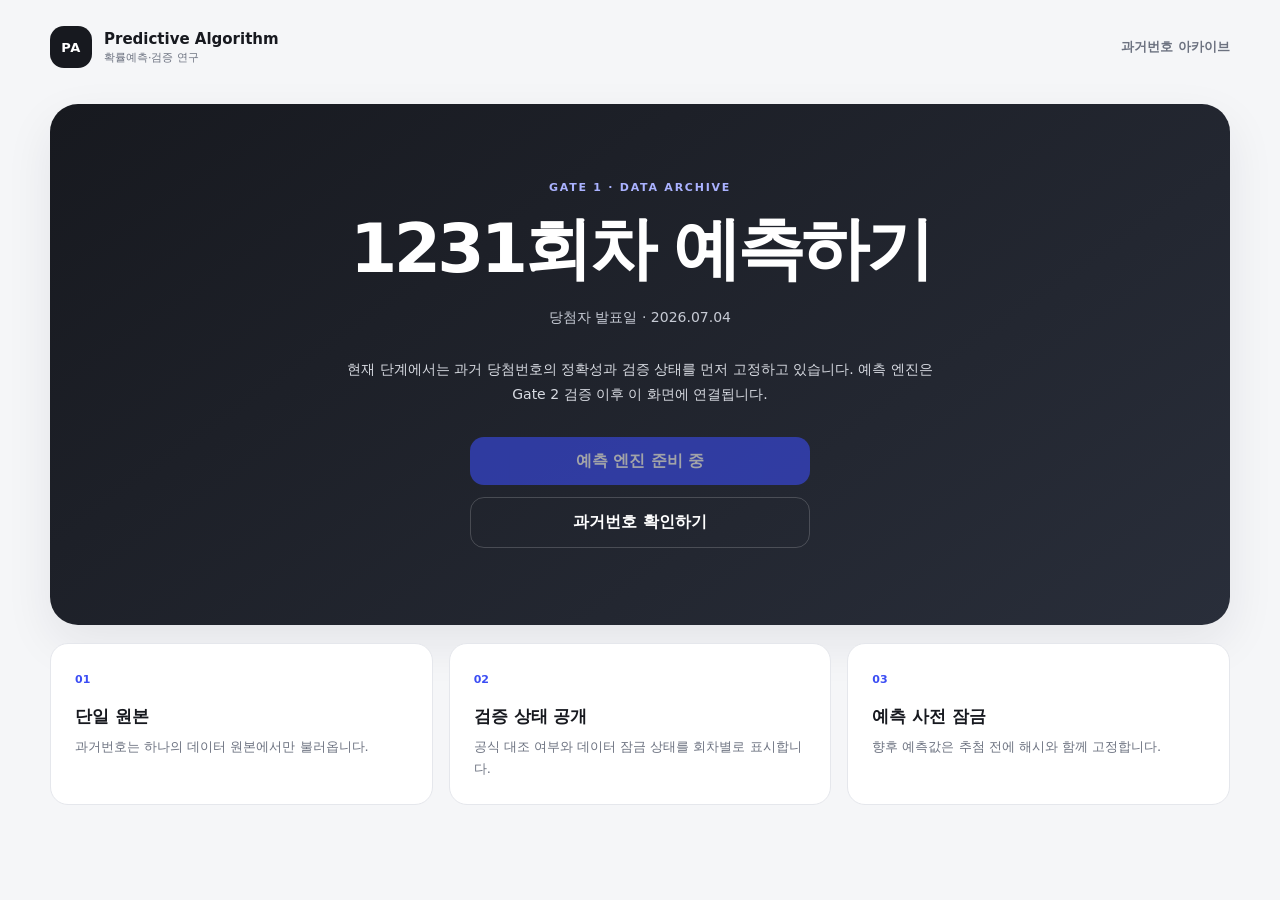
<file: app/index.html>
<!doctype html>
<html lang="ko">
<head>
  <meta charset="utf-8">
  <meta name="viewport" content="width=device-width, initial-scale=1">
  <meta name="description" content="로또 6/45 확률예측 연구 프로젝트">
  <title>Predictive Algorithm</title>
  <link rel="stylesheet" href="./assets/css/app.css">
</head>
<body>
  <main class="shell landing-shell">
    <header class="topbar">
      <a class="brand" href="./index.html" aria-label="Predictive Algorithm 홈">
        <span class="brand-mark">PA</span>
        <span>
          <strong>Predictive Algorithm</strong>
          <small>확률예측·검증 연구</small>
        </span>
      </a>
      <a class="text-link" href="./archive.html">과거번호 아카이브</a>
    </header>

    <section class="hero-card" aria-labelledby="hero-title">
      <p class="eyebrow">GATE 1 · DATA ARCHIVE</p>
      <h1 id="hero-title">1231회차 예측하기</h1>
      <p class="hero-date">당첨자 발표일 · 2026.07.04</p>
      <p class="hero-copy">
        현재 단계에서는 과거 당첨번호의 정확성과 검증 상태를 먼저 고정하고 있습니다.
        예측 엔진은 Gate 2 검증 이후 이 화면에 연결됩니다.
      </p>
      <button class="primary-button" type="button" disabled aria-disabled="true">예측 엔진 준비 중</button>
      <a class="secondary-button" href="./archive.html">과거번호 확인하기</a>
    </section>

    <section class="principle-grid" aria-label="프로젝트 핵심 원칙">
      <article>
        <span>01</span>
        <h2>단일 원본</h2>
        <p>과거번호는 하나의 데이터 원본에서만 불러옵니다.</p>
      </article>
      <article>
        <span>02</span>
        <h2>검증 상태 공개</h2>
        <p>공식 대조 여부와 데이터 잠금 상태를 회차별로 표시합니다.</p>
      </article>
      <article>
        <span>03</span>
        <h2>예측 사전 잠금</h2>
        <p>향후 예측값은 추첨 전에 해시와 함께 고정합니다.</p>
      </article>
    </section>
  </main>
</body>
</html>
</file>
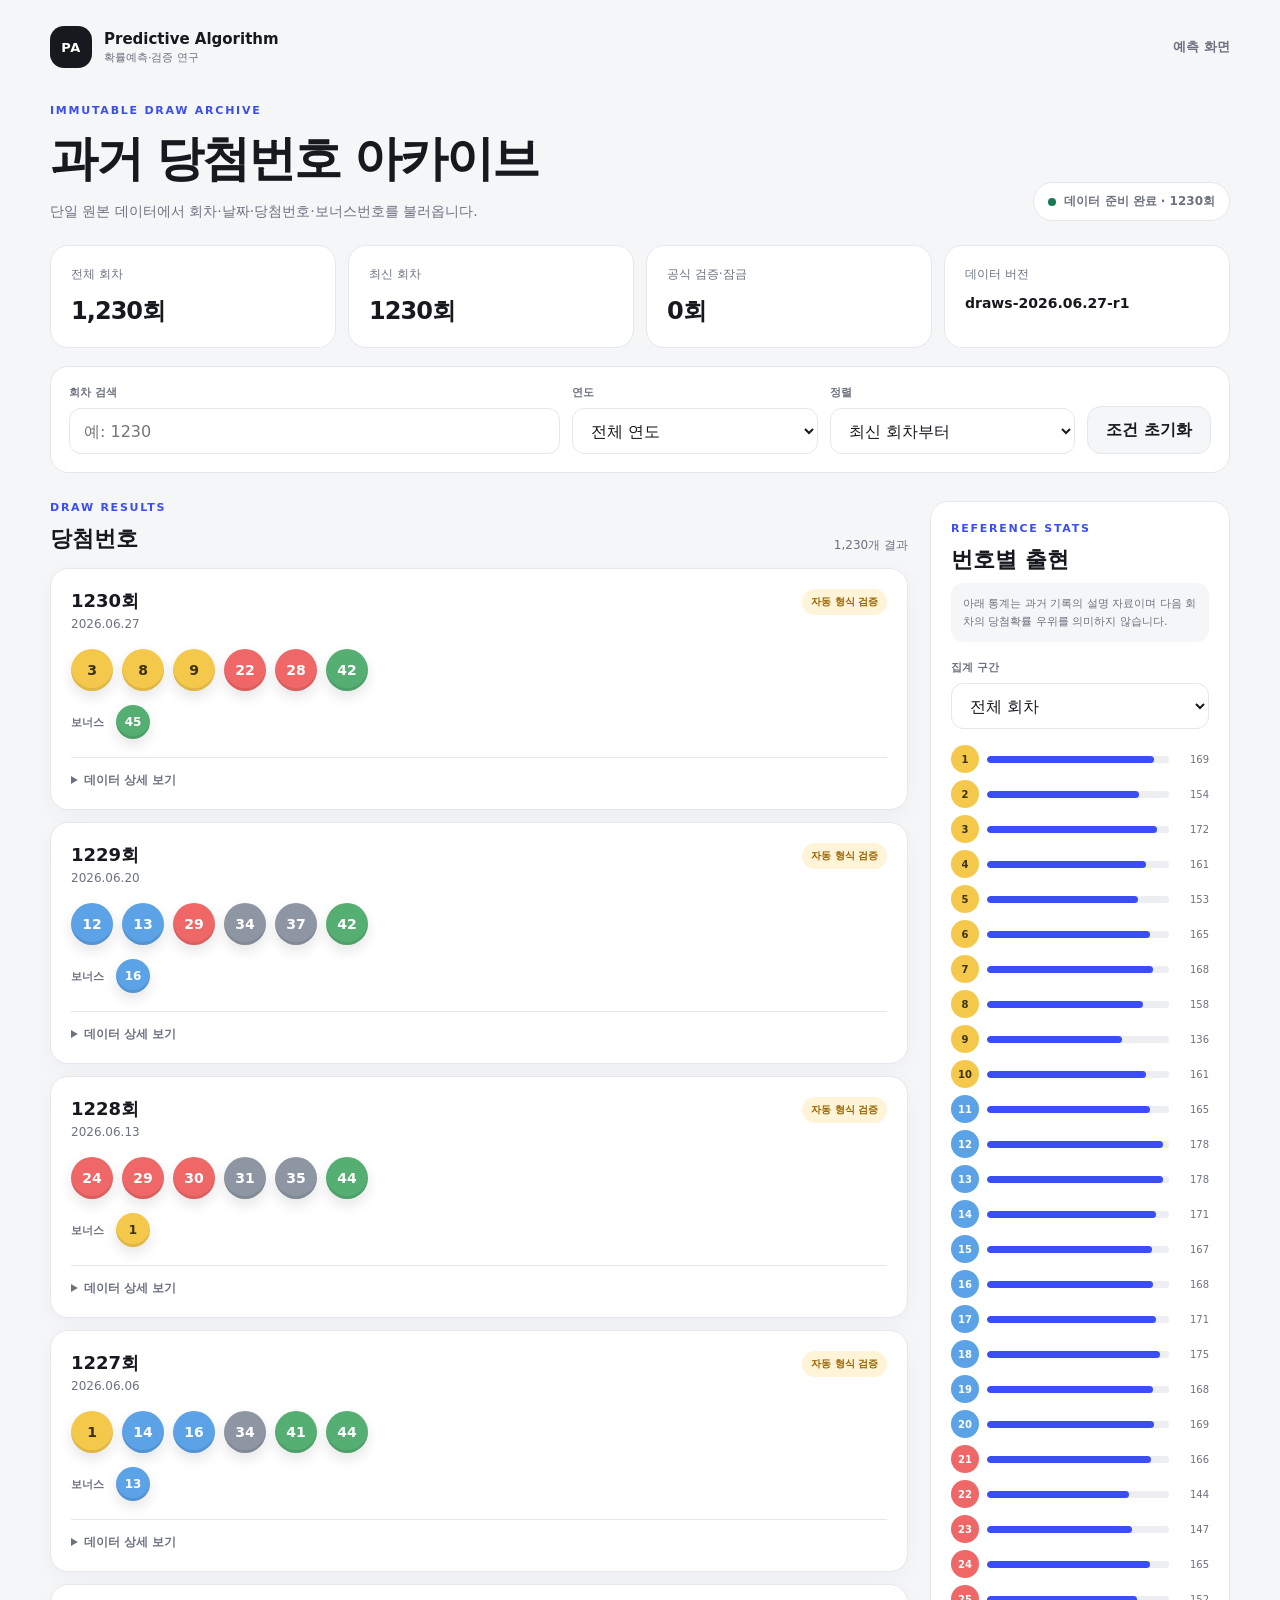
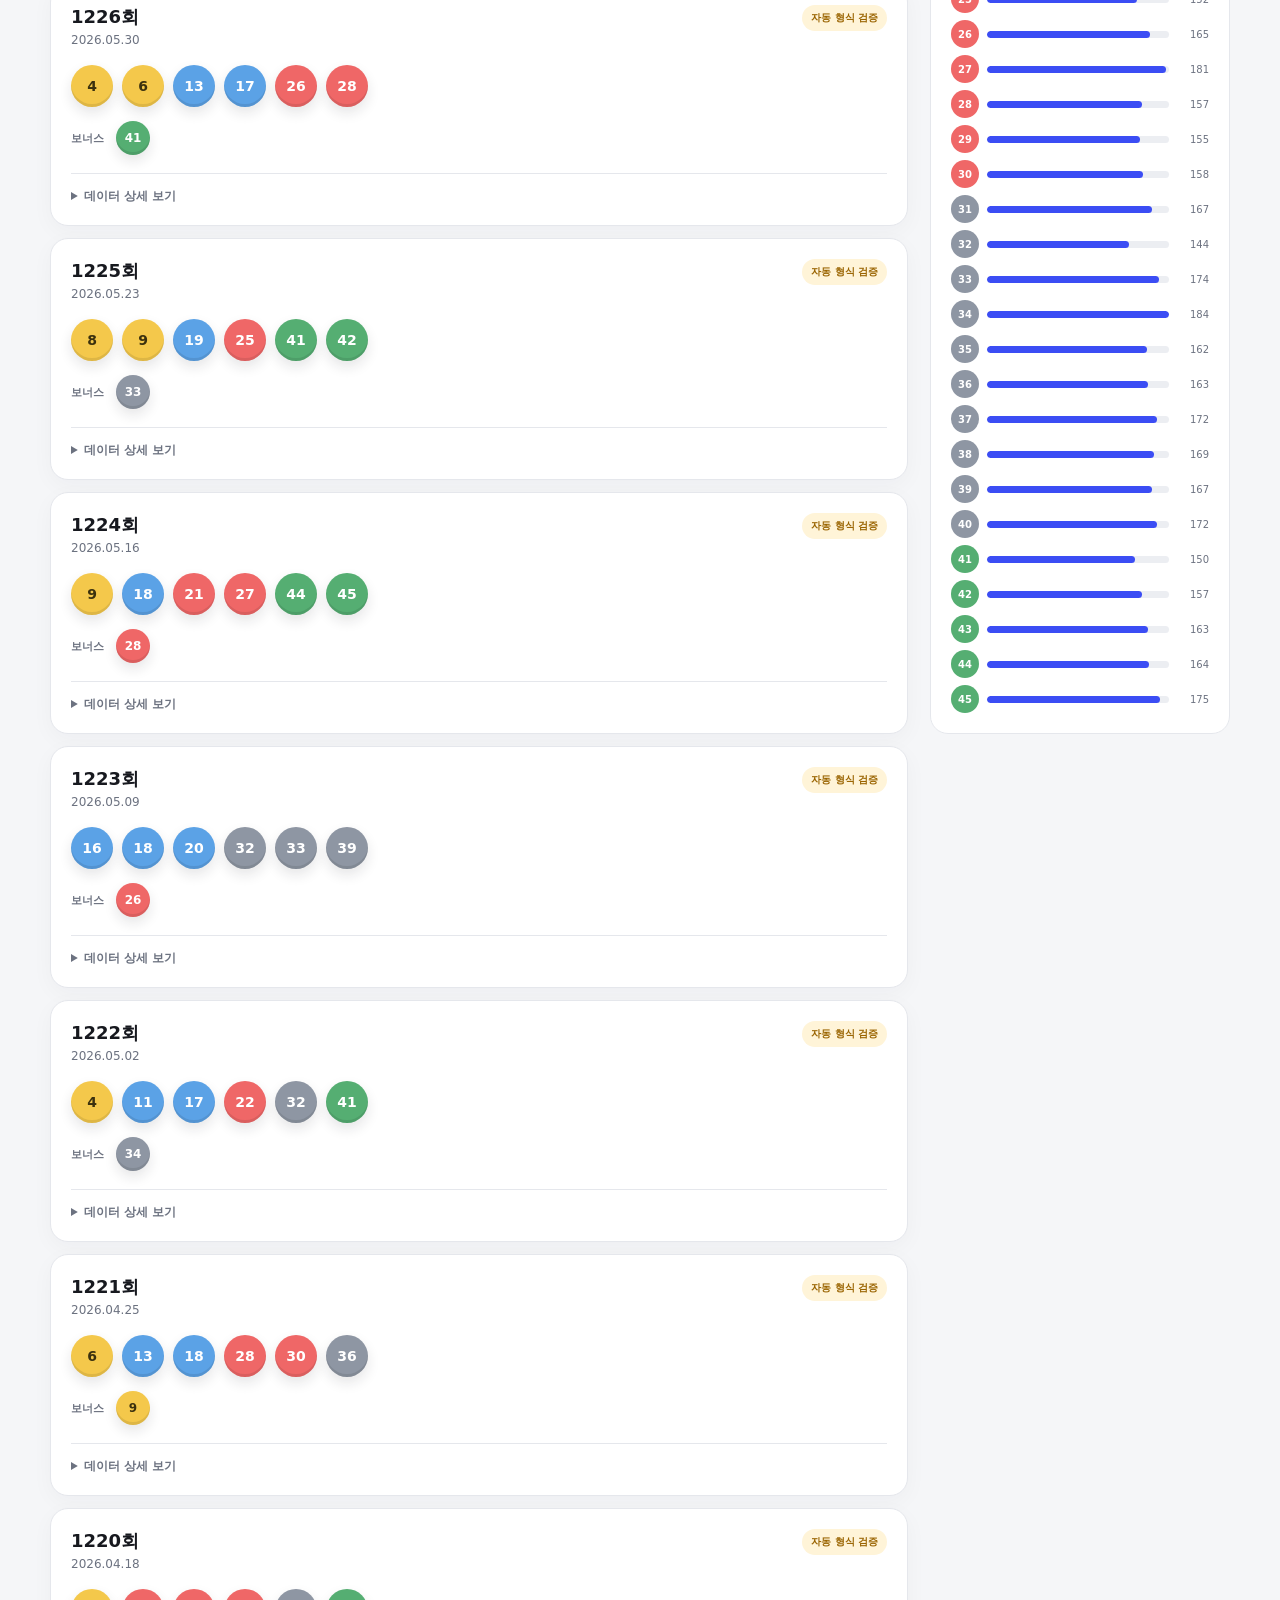
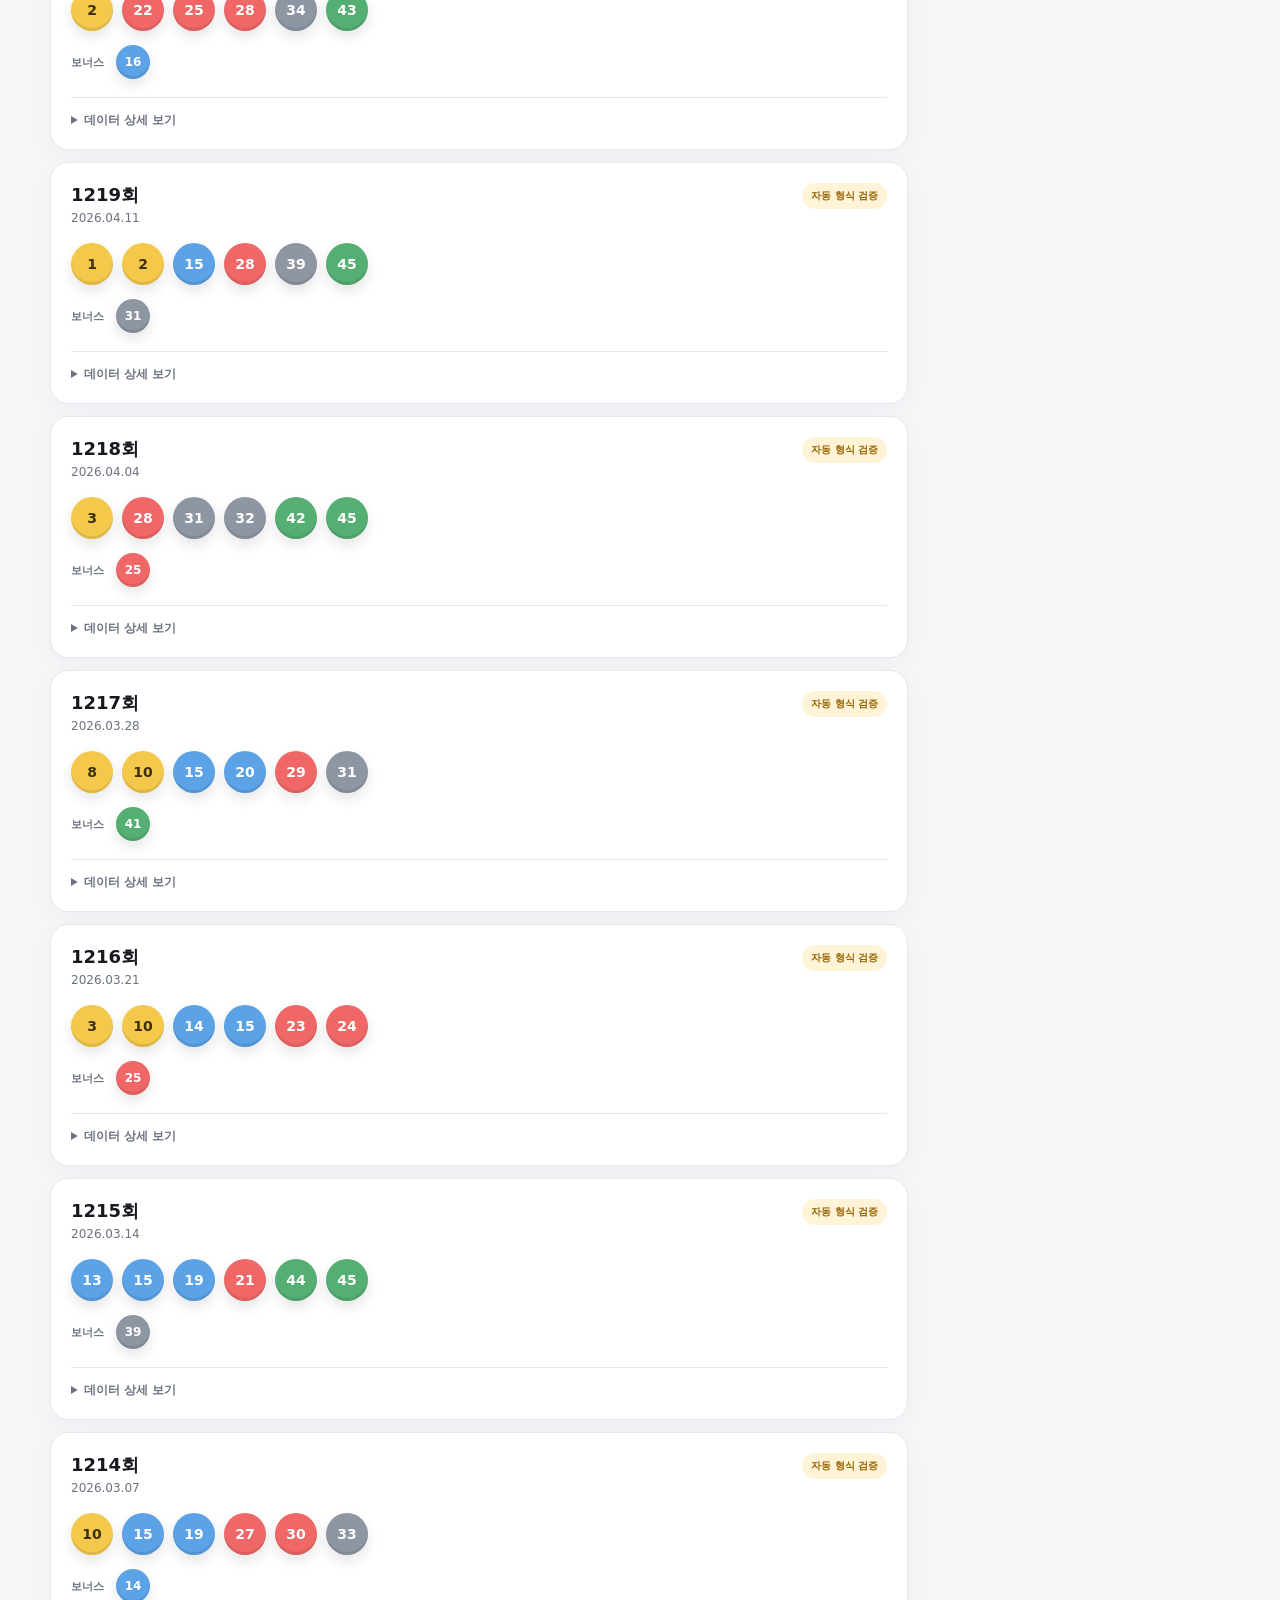
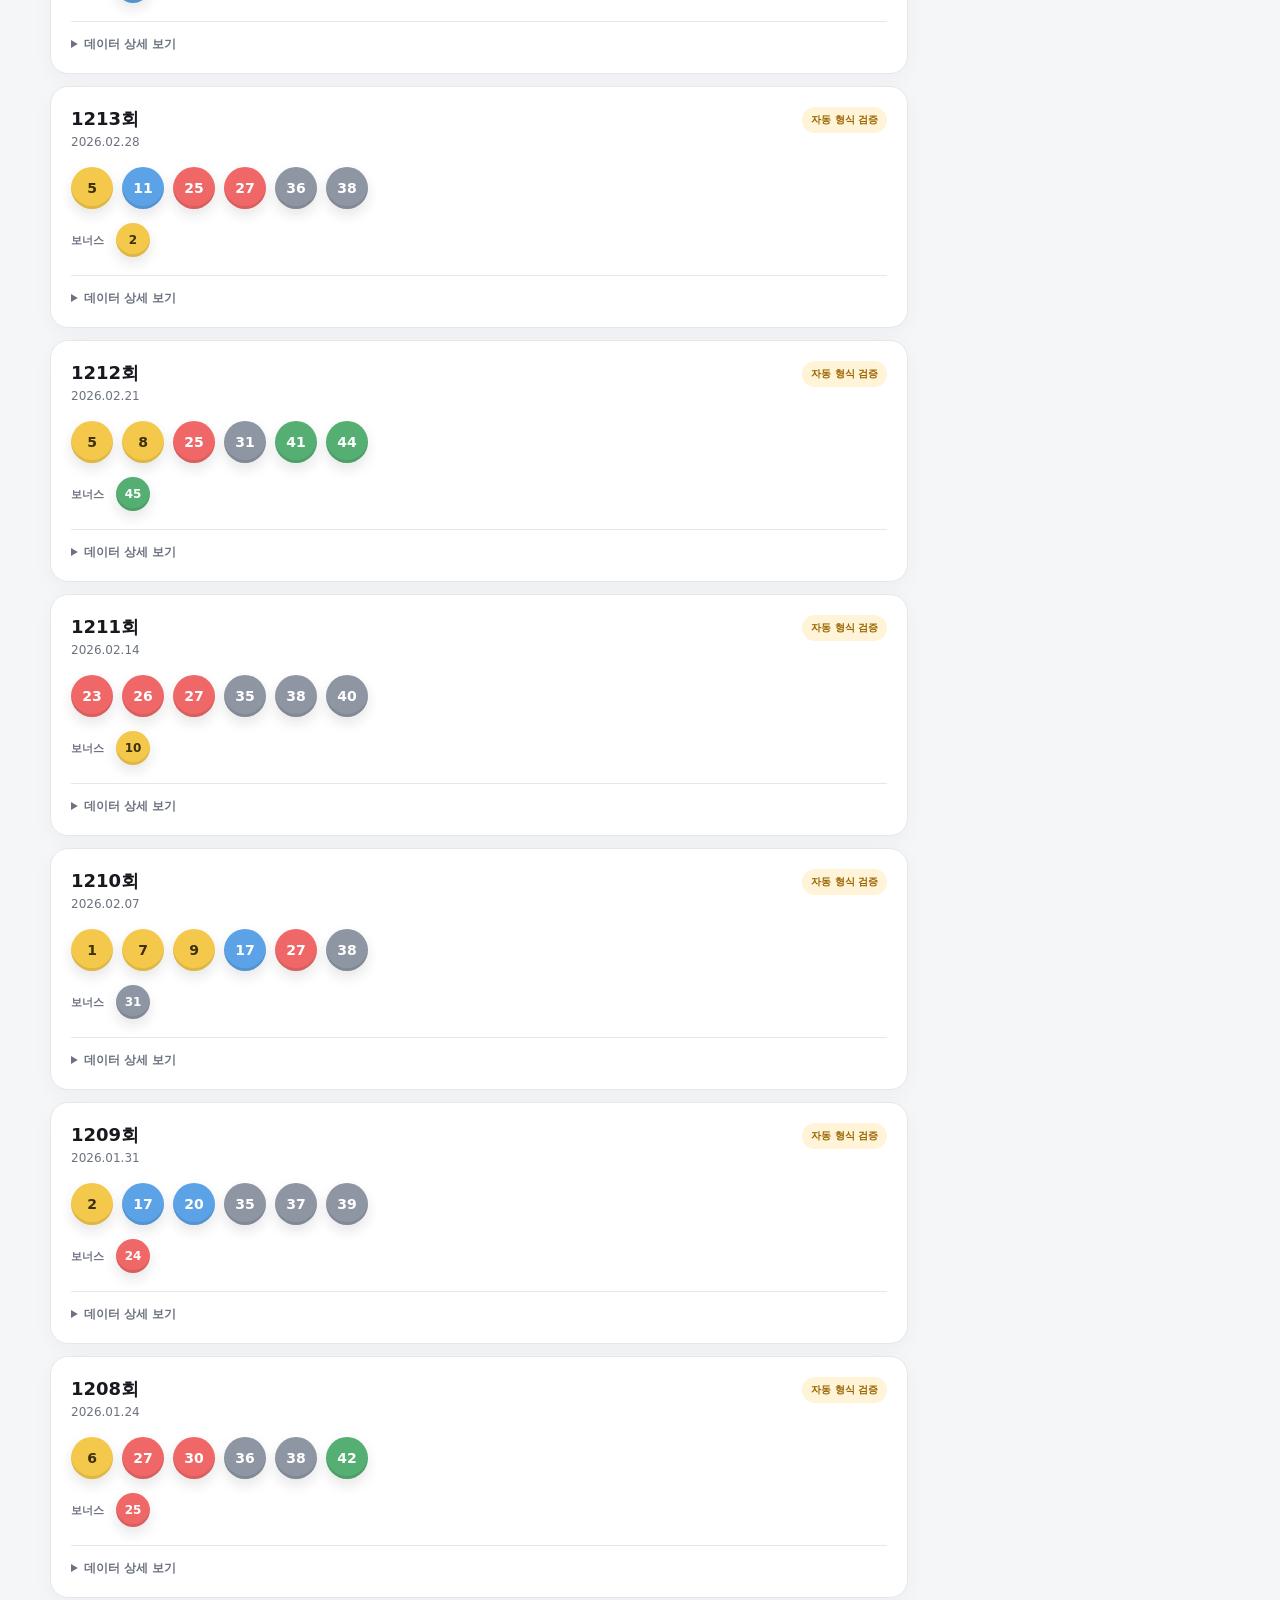
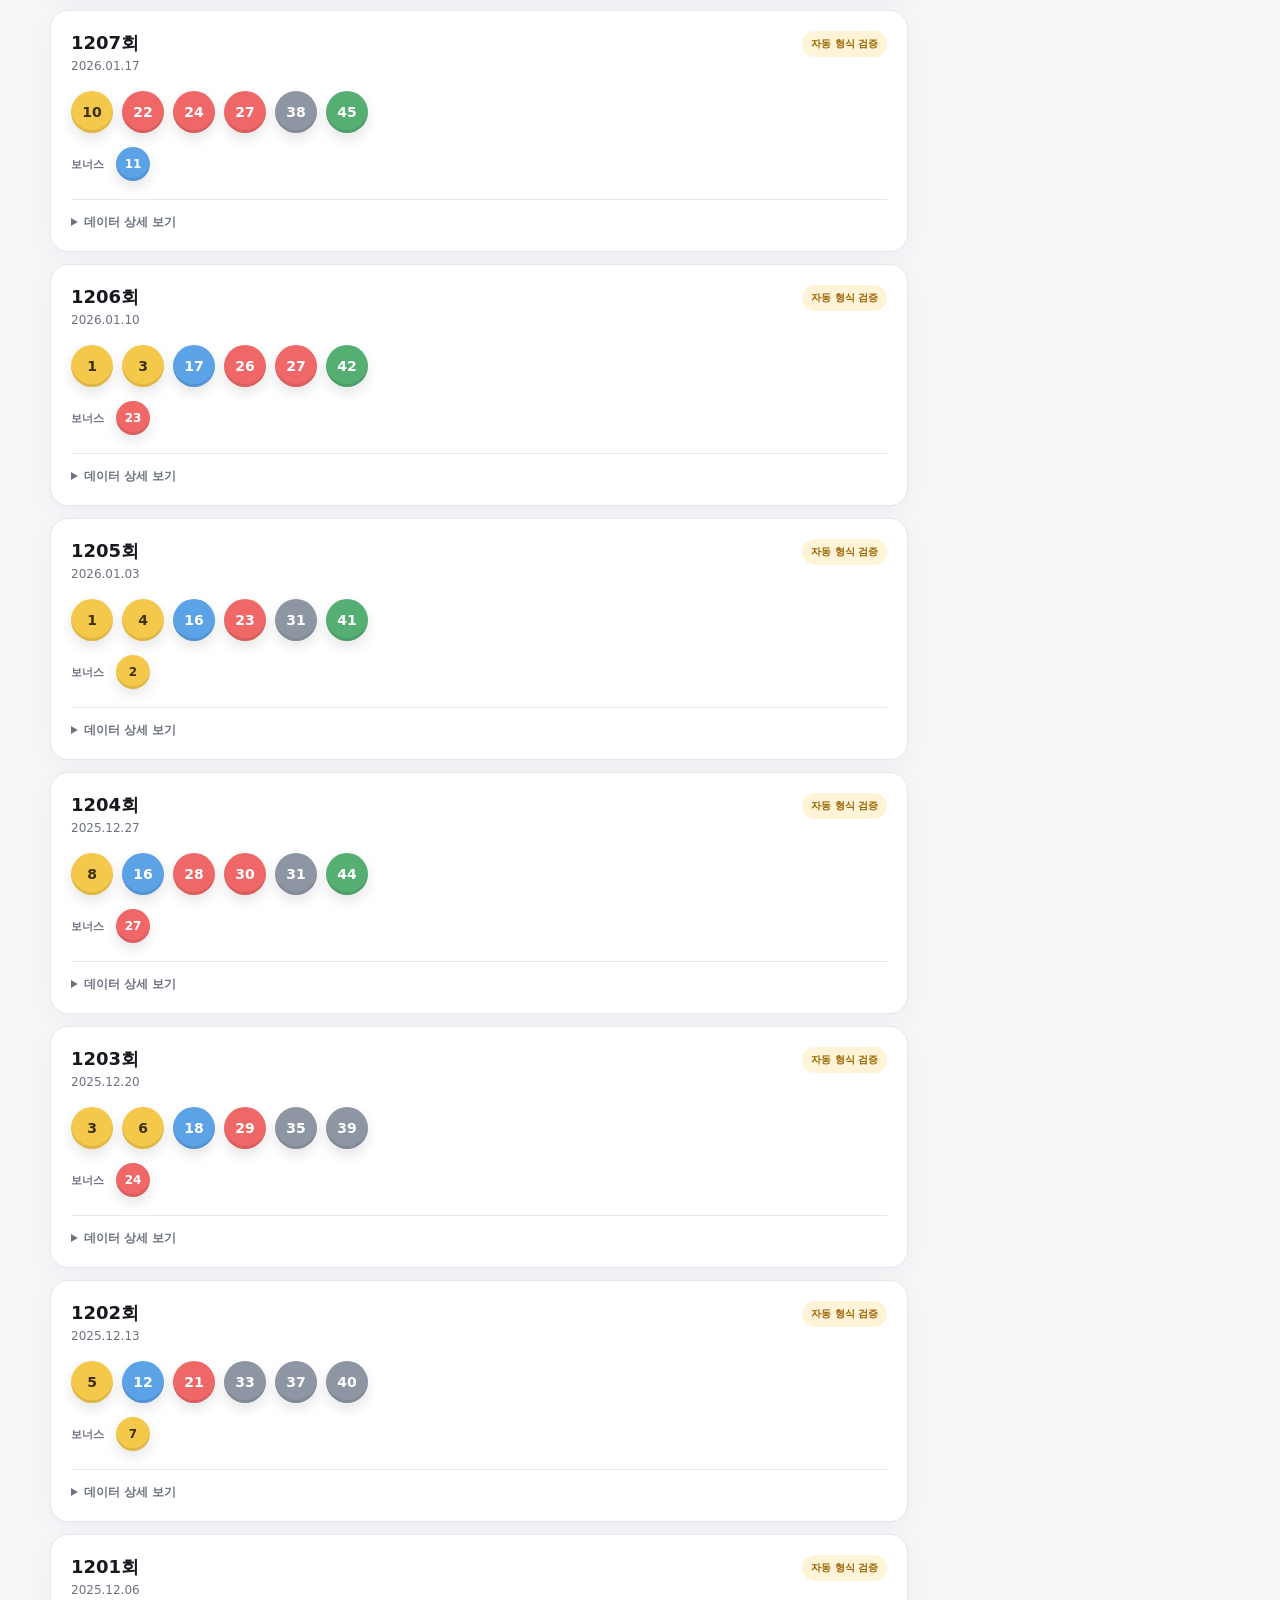
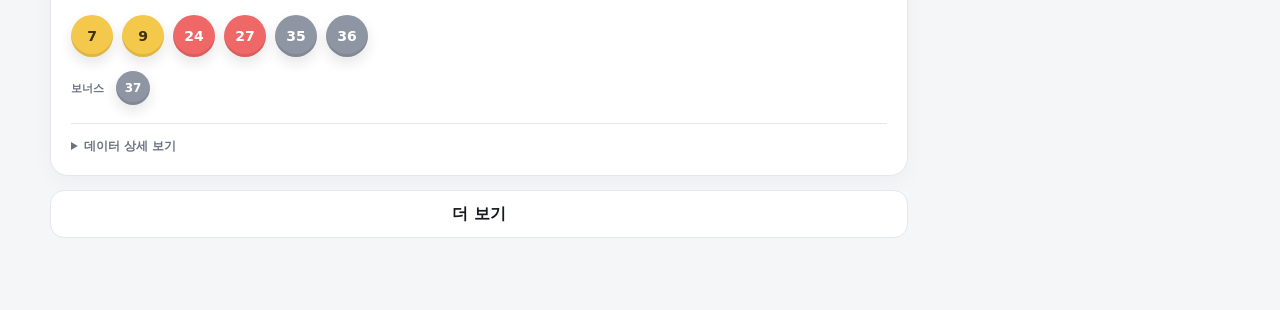
<file: app/archive.html>
<!doctype html>
<html lang="ko">
<head>
  <meta charset="utf-8">
  <meta name="viewport" content="width=device-width, initial-scale=1">
  <meta name="description" content="대한민국 로또 6/45 과거 당첨번호 아카이브">
  <title>과거번호 아카이브 · Predictive Algorithm</title>
  <link rel="stylesheet" href="./assets/css/app.css">
</head>
<body>
  <main class="shell">
    <header class="topbar">
      <a class="brand" href="./index.html" aria-label="Predictive Algorithm 홈">
        <span class="brand-mark">PA</span>
        <span>
          <strong>Predictive Algorithm</strong>
          <small>확률예측·검증 연구</small>
        </span>
      </a>
      <a class="text-link" href="./index.html">예측 화면</a>
    </header>

    <section class="archive-header" aria-labelledby="archive-title">
      <div>
        <p class="eyebrow">IMMUTABLE DRAW ARCHIVE</p>
        <h1 id="archive-title">과거 당첨번호 아카이브</h1>
        <p>단일 원본 데이터에서 회차·날짜·당첨번호·보너스번호를 불러옵니다.</p>
      </div>
      <div class="data-status" id="data-status" aria-live="polite">
        <span class="status-dot"></span>
        데이터 불러오는 중
      </div>
    </section>

    <section class="summary-grid" aria-label="데이터 요약">
      <article class="summary-card">
        <span>전체 회차</span>
        <strong id="summary-count">—</strong>
      </article>
      <article class="summary-card">
        <span>최신 회차</span>
        <strong id="summary-latest">—</strong>
      </article>
      <article class="summary-card">
        <span>공식 검증·잠금</span>
        <strong id="summary-verified">—</strong>
      </article>
      <article class="summary-card">
        <span>데이터 버전</span>
        <strong class="summary-version" id="summary-version">—</strong>
      </article>
    </section>

    <section class="control-panel" aria-label="아카이브 검색 및 정렬">
      <label class="field search-field">
        <span>회차 검색</span>
        <input id="draw-search" inputmode="numeric" type="search" placeholder="예: 1230" autocomplete="off">
      </label>
      <label class="field">
        <span>연도</span>
        <select id="year-filter">
          <option value="all">전체 연도</option>
        </select>
      </label>
      <label class="field">
        <span>정렬</span>
        <select id="sort-order">
          <option value="desc">최신 회차부터</option>
          <option value="asc">1회부터</option>
        </select>
      </label>
      <button class="ghost-button" id="reset-filter" type="button">조건 초기화</button>
    </section>

    <section class="archive-layout">
      <div>
        <div class="section-heading">
          <div>
            <p class="eyebrow">DRAW RESULTS</p>
            <h2>당첨번호</h2>
          </div>
          <span id="visible-count">0개 표시</span>
        </div>
        <div class="draw-list" id="draw-list" aria-live="polite"></div>
        <button class="load-more" id="load-more" type="button" hidden>더 보기</button>
      </div>

      <aside class="statistics-panel" aria-label="번호별 통계">
        <div class="section-heading compact">
          <div>
            <p class="eyebrow">REFERENCE STATS</p>
            <h2>번호별 출현</h2>
          </div>
        </div>
        <p class="panel-notice">
          아래 통계는 과거 기록의 설명 자료이며 다음 회차의 당첨확률 우위를 의미하지 않습니다.
        </p>
        <label class="field">
          <span>집계 구간</span>
          <select id="stat-window">
            <option value="all">전체 회차</option>
            <option value="last_52">최근 52회</option>
            <option value="last_30">최근 30회</option>
            <option value="last_10">최근 10회</option>
          </select>
        </label>
        <div class="frequency-grid" id="frequency-grid"></div>
      </aside>
    </section>

    <template id="draw-card-template">
      <article class="draw-card">
        <div class="draw-card-head">
          <div>
            <strong class="draw-number"></strong>
            <time class="draw-date"></time>
          </div>
          <span class="verification-badge"></span>
        </div>
        <div class="ball-row main-balls" aria-label="당첨번호"></div>
        <div class="bonus-row">
          <span>보너스</span>
          <div class="ball-row bonus-ball"></div>
        </div>
        <details class="draw-details">
          <summary>데이터 상세 보기</summary>
          <dl>
            <div><dt>출처</dt><dd class="draw-source"></dd></div>
            <div><dt>상태</dt><dd class="draw-status"></dd></div>
            <div><dt>체크섬</dt><dd class="draw-checksum"></dd></div>
          </dl>
        </details>
      </article>
    </template>
  </main>

  <script src="./assets/js/archive.js" defer></script>
</body>
</html>
</file>
<file: app/assets/css/app.css>
:root {
  color-scheme: light;
  --ink: #17191f;
  --muted: #6c7280;
  --line: #e5e7ec;
  --surface: #ffffff;
  --surface-soft: #f5f6f8;
  --accent: #3b4df4;
  --accent-dark: #2434c7;
  --success: #167b52;
  --warning: #9a6400;
  --danger: #b42318;
  --shadow: 0 18px 48px rgba(26, 31, 47, 0.08);
  --radius-lg: 28px;
  --radius-md: 18px;
  --radius-sm: 12px;
  --ball-yellow: #f4c84b;
  --ball-blue: #5ba2e6;
  --ball-red: #ef6767;
  --ball-gray: #8e96a3;
  --ball-green: #55ae72;
}

* { box-sizing: border-box; }
html { font-family: Pretendard, "Noto Sans KR", system-ui, -apple-system, BlinkMacSystemFont, "Segoe UI", sans-serif; background: var(--surface-soft); color: var(--ink); }
body { margin: 0; min-width: 320px; }
a { color: inherit; }
button, input, select { font: inherit; }
button, a { -webkit-tap-highlight-color: transparent; }

.shell { width: min(1180px, calc(100% - 32px)); margin: 0 auto; padding: 26px 0 72px; }
.landing-shell { min-height: 100vh; }
.topbar { display: flex; align-items: center; justify-content: space-between; gap: 20px; margin-bottom: 36px; }
.brand { display: inline-flex; align-items: center; gap: 12px; text-decoration: none; }
.brand-mark { display: grid; place-items: center; width: 42px; height: 42px; border-radius: 14px; background: var(--ink); color: white; font-weight: 800; font-size: 13px; letter-spacing: .04em; }
.brand strong, .brand small { display: block; }
.brand strong { font-size: 15px; }
.brand small { margin-top: 2px; color: var(--muted); font-size: 11px; }
.text-link { color: var(--muted); font-weight: 700; font-size: 13px; text-decoration: none; }
.text-link:hover { color: var(--ink); }

.hero-card { padding: clamp(34px, 6vw, 78px); border-radius: var(--radius-lg); background: linear-gradient(145deg, #17191f 0%, #292e3a 100%); color: white; box-shadow: var(--shadow); text-align: center; }
.eyebrow { margin: 0 0 10px; color: var(--accent); font-size: 11px; font-weight: 800; letter-spacing: .16em; }
.hero-card .eyebrow { color: #aab2ff; }
.hero-card h1 { margin: 0; font-size: clamp(34px, 7vw, 68px); letter-spacing: -.055em; }
.hero-date { margin: 14px 0 0; color: #c6cad4; font-size: 14px; }
.hero-copy { max-width: 620px; margin: 30px auto; color: #d8dbe2; line-height: 1.8; font-size: 14px; }
.primary-button, .secondary-button, .ghost-button, .load-more { min-height: 48px; border-radius: 14px; font-weight: 800; cursor: pointer; transition: transform .18s ease, opacity .18s ease, background .18s ease; }
.primary-button { width: min(340px, 100%); border: 0; background: var(--accent); color: white; }
.primary-button:disabled { cursor: not-allowed; opacity: .58; }
.secondary-button { display: block; width: min(340px, 100%); margin: 12px auto 0; padding: 14px 20px; border: 1px solid rgba(255,255,255,.18); color: white; text-decoration: none; }
.secondary-button:hover, .primary-button:not(:disabled):hover { transform: translateY(-2px); }

.principle-grid { display: grid; grid-template-columns: repeat(3, 1fr); gap: 16px; margin-top: 18px; }
.principle-grid article { padding: 24px; background: var(--surface); border: 1px solid var(--line); border-radius: var(--radius-md); }
.principle-grid span { color: var(--accent); font-size: 11px; font-weight: 800; }
.principle-grid h2 { margin: 18px 0 8px; font-size: 17px; }
.principle-grid p { margin: 0; color: var(--muted); font-size: 13px; line-height: 1.7; }

.archive-header { display: flex; justify-content: space-between; align-items: flex-end; gap: 24px; margin-bottom: 24px; }
.archive-header h1 { margin: 0; font-size: clamp(30px, 5vw, 48px); letter-spacing: -.045em; }
.archive-header p:not(.eyebrow) { margin: 12px 0 0; color: var(--muted); font-size: 14px; }
.data-status { display: inline-flex; align-items: center; gap: 8px; flex: 0 0 auto; padding: 10px 14px; border: 1px solid var(--line); border-radius: 999px; background: var(--surface); color: var(--muted); font-size: 12px; font-weight: 700; }
.status-dot { width: 8px; height: 8px; border-radius: 50%; background: #b8bdc7; }
.data-status.ready .status-dot { background: var(--success); }
.data-status.error .status-dot { background: var(--danger); }

.summary-grid { display: grid; grid-template-columns: repeat(4, 1fr); gap: 12px; margin-bottom: 18px; }
.summary-card { padding: 20px; border: 1px solid var(--line); border-radius: var(--radius-md); background: var(--surface); }
.summary-card span { display: block; color: var(--muted); font-size: 12px; }
.summary-card strong { display: block; margin-top: 12px; font-size: 24px; letter-spacing: -.04em; }
.summary-card .summary-version { font-size: 14px; letter-spacing: 0; word-break: break-all; }

.control-panel { display: grid; grid-template-columns: 2fr 1fr 1fr auto; gap: 12px; align-items: end; margin-bottom: 28px; padding: 18px; border: 1px solid var(--line); border-radius: var(--radius-md); background: var(--surface); }
.field { display: grid; gap: 8px; }
.field span { color: var(--muted); font-size: 11px; font-weight: 800; }
.field input, .field select { width: 100%; min-height: 46px; padding: 0 14px; border: 1px solid var(--line); border-radius: 12px; background: white; color: var(--ink); outline: none; }
.field input:focus, .field select:focus { border-color: var(--accent); box-shadow: 0 0 0 3px rgba(59, 77, 244, .1); }
.ghost-button { padding: 0 18px; border: 1px solid var(--line); background: var(--surface-soft); color: var(--ink); }

.archive-layout { display: grid; grid-template-columns: minmax(0, 1fr) 300px; gap: 22px; align-items: start; }
.section-heading { display: flex; justify-content: space-between; align-items: end; margin-bottom: 14px; }
.section-heading h2 { margin: 0; font-size: 22px; }
.section-heading > span { color: var(--muted); font-size: 12px; }
.section-heading.compact { margin-bottom: 8px; }
.draw-list { display: grid; gap: 12px; }
.draw-card { padding: 20px; border: 1px solid var(--line); border-radius: var(--radius-md); background: var(--surface); box-shadow: 0 6px 22px rgba(26,31,47,.035); }
.draw-card-head { display: flex; justify-content: space-between; align-items: flex-start; gap: 16px; margin-bottom: 18px; }
.draw-number { display: block; font-size: 18px; }
.draw-date { display: block; margin-top: 4px; color: var(--muted); font-size: 12px; }
.verification-badge { display: inline-flex; align-items: center; min-height: 26px; padding: 0 9px; border-radius: 999px; background: #fff4d8; color: var(--warning); font-size: 10px; font-weight: 800; }
.verification-badge.verified { background: #e7f6ef; color: var(--success); }
.ball-row { display: flex; flex-wrap: wrap; gap: 9px; }
.lotto-ball { display: inline-grid; place-items: center; width: 42px; height: 42px; border-radius: 50%; color: white; font-size: 14px; font-weight: 900; box-shadow: inset 0 -3px 0 rgba(0,0,0,.09), 0 6px 13px rgba(25,29,40,.11); }
.ball-yellow { background: var(--ball-yellow); color: #3b310e; }
.ball-blue { background: var(--ball-blue); }
.ball-red { background: var(--ball-red); }
.ball-gray { background: var(--ball-gray); }
.ball-green { background: var(--ball-green); }
.bonus-row { display: flex; align-items: center; gap: 12px; margin-top: 14px; }
.bonus-row > span { color: var(--muted); font-size: 11px; font-weight: 800; }
.bonus-row .lotto-ball { width: 34px; height: 34px; font-size: 12px; }
.draw-details { margin-top: 18px; padding-top: 14px; border-top: 1px solid var(--line); }
.draw-details summary { cursor: pointer; color: var(--muted); font-size: 12px; font-weight: 700; }
.draw-details dl { display: grid; gap: 8px; margin: 14px 0 0; }
.draw-details dl div { display: grid; grid-template-columns: 80px minmax(0, 1fr); gap: 12px; }
.draw-details dt { color: var(--muted); font-size: 11px; }
.draw-details dd { margin: 0; font-size: 11px; line-height: 1.5; word-break: break-all; }
.draw-source a { color: var(--accent-dark); }
.load-more { width: 100%; margin-top: 14px; border: 1px solid var(--line); background: var(--surface); color: var(--ink); }

.statistics-panel { position: sticky; top: 18px; padding: 20px; border: 1px solid var(--line); border-radius: var(--radius-md); background: var(--surface); }
.panel-notice { margin: 0 0 18px; padding: 12px; border-radius: 12px; background: var(--surface-soft); color: var(--muted); font-size: 11px; line-height: 1.6; }
.frequency-grid { display: grid; gap: 7px; margin-top: 16px; }
.frequency-item { display: grid; grid-template-columns: 28px minmax(0, 1fr) 32px; align-items: center; gap: 8px; }
.frequency-number { display: grid; place-items: center; width: 28px; height: 28px; border-radius: 50%; color: white; font-size: 10px; font-weight: 900; }
.frequency-number.ball-yellow { color: #3b310e; }
.frequency-track { height: 7px; overflow: hidden; border-radius: 999px; background: #eceef2; }
.frequency-fill { height: 100%; border-radius: inherit; background: var(--accent); }
.frequency-count { color: var(--muted); font-size: 10px; text-align: right; }
.empty-state, .error-state { padding: 34px 20px; border: 1px dashed var(--line); border-radius: var(--radius-md); text-align: center; color: var(--muted); background: var(--surface); }
.error-state { color: var(--danger); }

@media (max-width: 900px) {
  .summary-grid { grid-template-columns: repeat(2, 1fr); }
  .archive-layout { grid-template-columns: 1fr; }
  .statistics-panel { position: static; }
  .frequency-grid { grid-template-columns: repeat(2, 1fr); column-gap: 18px; }
}

@media (max-width: 680px) {
  .shell { width: min(100% - 20px, 1180px); padding-top: 16px; }
  .topbar { margin-bottom: 24px; }
  .text-link { font-size: 12px; }
  .principle-grid { grid-template-columns: 1fr; }
  .archive-header { display: grid; align-items: start; }
  .data-status { justify-self: start; }
  .control-panel { grid-template-columns: 1fr 1fr; }
  .search-field { grid-column: 1 / -1; }
  .ghost-button { min-height: 46px; }
  .draw-card { padding: 17px; }
  .lotto-ball { width: 38px; height: 38px; }
  .frequency-grid { grid-template-columns: 1fr; }
}

@media (max-width: 420px) {
  .summary-grid { grid-template-columns: 1fr 1fr; }
  .summary-card { padding: 15px; }
  .summary-card strong { font-size: 20px; }
  .control-panel { grid-template-columns: 1fr; }
  .search-field { grid-column: auto; }
  .ball-row { gap: 7px; }
  .lotto-ball { width: 36px; height: 36px; font-size: 13px; }
}
</file>
